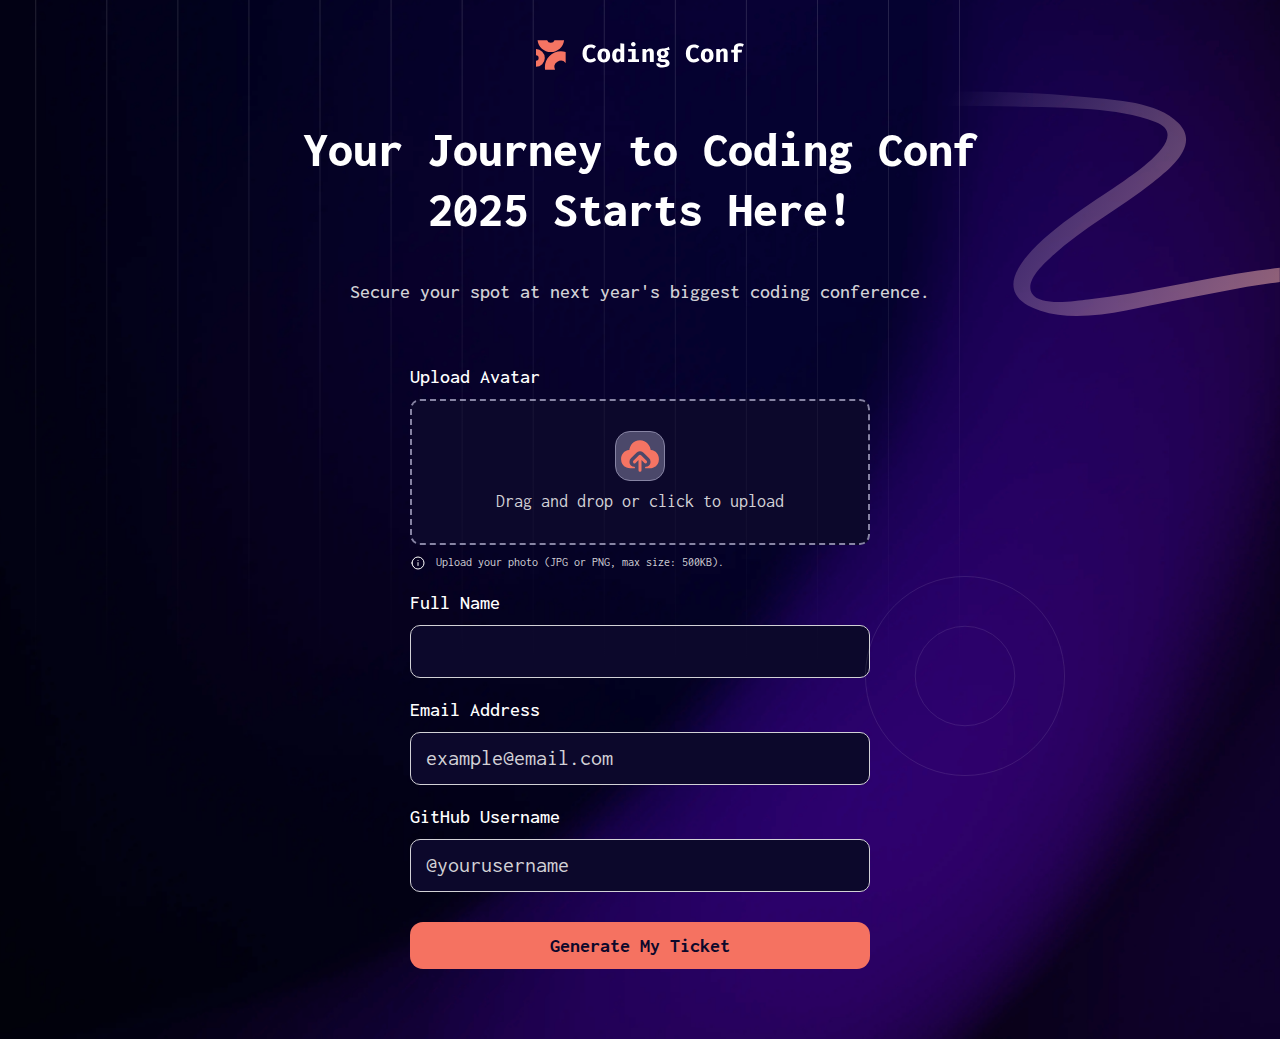
<file: index.html>
<!DOCTYPE html>
<html lang="en">
<head>
    <meta charset="UTF-8">
    <meta name="viewport" content="width=device-width, initial-scale=1.0">
    <title>Ticket generator</title>
    <link rel="icon" type="image/x-icon" href="/images/favicon-32x32.png">
    <link rel="stylesheet" href="https://fonts.googleapis.com/css?family=Inconsolata">
    <link rel="stylesheet" href="styles.css">
    <script defer src="script.js"></script>
</head>
<body>
    <header class="header">
        <img src="images/logo-full.svg" alt="Icon with the logo">
        <div class="wrapper">
        <h1 class="lead">Your Journey to Coding Conf 2025 Starts Here!</h1>
        </div>
        <div class="wrapper-paragraph">
        <p class="text-primary">Secure your spot at next year's biggest coding conference.</p>
        </div>
    </header>
    <main class="container">
        <div class="container-fluid">
            <form novalidate>
            <label for="uploading-avatar">Upload Avatar</label>
            <div class="box" id="file">
                <div class="wrapper-image">
                <img class="img-fluid" src="images/icon-upload.svg" alt="Image with uploading something">
                </div>
                <input type="file" aria-describedby="fileArea" id="uploading-avatar" name="file" accept="image/jpg, image/png">
                <h3 class="text-primary">Drag and drop or click to upload</h3>
                <div class="container-btn hidden">
                    <button type="button" class="btn-change bordered" aria-label="Button to remove images">Remove image</button>
                    <button type="button" class="btn-change" aria-label="Button to change the image you put it initially">Change image</button>
                </div>
            </div>
            <section id="fileArea" class="section" aria-live="polite">
            <svg id="fileSVG" xmlns="http://www.w3.org/2000/svg" width="16" height="16" fill="none" viewBox="0 0 16 16"><path stroke="currentColor" stroke-linecap="round" stroke-linejoin="round" d="M2 8a6 6 0 1 0 12 0A6 6 0 0 0 2 8Z"/><path fill="currentColor" d="M8.004 10.462V7.596ZM8 5.57v-.042Z"/><path stroke="currentColor" stroke-linecap="round" stroke-linejoin="round" d="M8.004 10.462V7.596M8 5.569v-.042"/></svg>
            <h3 id="fileError" class="text-heading">Upload your photo (JPG or PNG, max size: 500KB).</h3>
            </section>
            <div id="full-name" class="box-area">
            <label for="fullName">Full Name</label>
            <input type="text" aria-describedby="NameError" name="fullname" id="fullName" class="fullName" value="">
            <section id="NameError" class="section hidden" aria-live="polite">
            <svg xmlns="http://www.w3.org/2000/svg" width="16" height="16" fill="none" viewBox="0 0 16 16"><path stroke="currentColor" stroke-linecap="round" stroke-linejoin="round" d="M2 8a6 6 0 1 0 12 0A6 6 0 0 0 2 8Z"/><path fill="currentColor" d="M8.004 10.462V7.596ZM8 5.57v-.042Z"/><path stroke="currentColor" stroke-linecap="round" stroke-linejoin="round" d="M8.004 10.462V7.596M8 5.569v-.042"/></svg>
                <h3 class="text-heading"></h3>
            </section>
            </div>
            <div class="box-area" id="emailContainer">
            <label for="Email">Email Address</label>
            <input type="email" autocomplete="email" aria-describedby="EmailError" id="Email" name="emailaddress" value="" placeholder="example@email.com">
            <section class="section hidden" id="EmailError" aria-live="polite">
                <svg xmlns="http://www.w3.org/2000/svg" width="16" height="16" fill="none" viewBox="0 0 16 16"><path stroke="currentColor" stroke-linecap="round" stroke-linejoin="round" d="M2 8a6 6 0 1 0 12 0A6 6 0 0 0 2 8Z"/><path fill="currentColor" d="M8.004 10.462V7.596ZM8 5.57v-.042Z"/><path stroke="currentColor" stroke-linecap="round" stroke-linejoin="round" d="M8.004 10.462V7.596M8 5.569v-.042"/></svg>
                <h3 class="text-heading">Upload your photo (JPG or PNG, max size: 500KB).</h3>
            </section>
        </div>
            <div class="box-area" id="username">
            <label for="githubUsername">GitHub Username</label>
            <input type="text" name="username" id="githubUsername" value="" placeholder="@yourusername" aria-describedby="UserNameError">
        <section class="section hidden" aria-live="polite" id="UserNameError">
            <svg xmlns="http://www.w3.org/2000/svg" width="16" height="16" fill="none" viewBox="0 0 16 16"><path stroke="currentColor" stroke-linecap="round" stroke-linejoin="round" d="M2 8a6 6 0 1 0 12 0A6 6 0 0 0 2 8Z"/><path fill="currentColor" d="M8.004 10.462V7.596ZM8 5.57v-.042Z"/><path stroke="currentColor" stroke-linecap="round" stroke-linejoin="round" d="M8.004 10.462V7.596M8 5.569v-.042"/></svg>
                <h3 class="text-heading"></h3>
            </section>    
        </div>
            <button type="submit" class="btn-primary">Generate My Ticket</button>
            </form>
        </div>
    </main>
</body>
</html>
</file>
<file: styles.css>
*{
    box-sizing: border-box;
    padding: 0;
    margin: 0;
}
:root{
    --white:hsl(0, 0%, 100%);
    --grey:hsl(252, 6%, 83%);
    --grey500:hsl(245, 15%, 58%);
    --grey700:hsl(245, 19%, 35%);
    --grey900:hsl(248, 70%, 10%);
    --orange500:hsl(7, 88%, 67%);
    --orange700:hsl(7, 71%, 60%);
    --gradientOrange:hsl(7, 86%, 67%);
    --boxcolor:hsla(245, 15%, 58%, 0.2);
}
@font-face {
    font-family:regularFont ;
    src: url('/assets/static/Inconsolata-Regular.ttf');
}
@font-face{
    font-family: MediumFont ;
    src:url('/assets/static/Inconsolata-Medium.ttf')
}
@font-face{
    font-family: BoldFont;
    src: url('/assets/static/Inconsolata-Bold.ttf');
}
@font-face {
    font-family: ExtraBoldFont;
    src: url('/assets/static/Inconsolata-ExtraBold.ttf');
}
body{
    background-image:url('/images/background-desktop.png');
    background-repeat: no-repeat;
    background-position: center;
    background-size: cover;
    color: var(--white);
    position: relative;
    z-index: 10;
    font-size: 20px;
    min-height: 100vh;
    line-height: 1.2;
}
img{
    object-fit: cover;
    object-position: center;
}
.header{
    width: 100%;
    padding: 2em 0;
    position: relative;
    display: flex;
    flex-direction: column;
    justify-content: center;
    gap:15px;
    align-items: center;
    z-index: 2;
}
.header::after{
    content:'';
    position: absolute;
    width: 500px;
    height: 400px;
    top:0;
    right: 0;
    background-image: url('/images/pattern-squiggly-line-top.svg');
    background-repeat: no-repeat;
    background-position: right;
    background-size: contain;
    z-index: -1;
}
.header::before{
    content:'';
    position: absolute;
    width: 100%;
    height: 90vh;
    top:0;
    left:0px;
    transform: translateX(-25%);
    pointer-events: none;
    background-image: url('/images/pattern-lines.svg');
    background-repeat: no-repeat;
    background-position: top;
    background-size: cover;
    z-index: 1;
}
.lead{
    margin-top: 10px;
    padding: 0.5em 0;
    font-size: 2.5em;
    font-family: 'ExtraBoldFont', sans-serif;
    text-align: center;
}
.wrapper{
    width: 100%;
    max-width: 700px;
}
.text-primary{
    text-align: center;
    color: var(--grey);
    font-size: 1em;
    font-family: 'MediumFont', sans-serif;
}
.container{
    width:100%;
    position: relative;
    max-width: 1240px;
    margin:0 auto 30px;
}
.container-fluid{
    width: 100%;
    max-width: 500px;
    margin:0 auto;
    padding: 1em;
    position: relative;
    display: flex;
    justify-content: center;
    flex-direction: column;
    gap:20px;
}
.wrapper-form{
    width: 100%;
    min-height: 200px;
    padding: 0.5em 0;
    background-image: url('images/pattern-ticket.svg');
    background-repeat: no-repeat;
    background-position: center;
    background-size: contain;
}
.container-fluid::after{
    content:'';
    position: absolute;
    background-image: url('/images/pattern-circle.svg');
    left:75%;
    z-index: 15;
    transform: translateX(50%);
    background-repeat: no-repeat;
    width: 200px;
    height: 200px;
    background-position: right;
    background-size: cover;
}
.header-container{
    width: 100%;
    padding:0.5em 1.5em;
    display: flex;
    gap:15px;
    margin-bottom: 20px;
}
.header-container img{
    width: 30px;
    margin-top: 5px;
    height: 30px;
    object-fit: cover;
}
.subtitle{
    font-size: 1.3em;
    color: var(--white);
    font-family: 'extraBoldFont', sans-serif;
    margin-bottom: 10px;
}
.subsubtitle{
    font-size: 0.7em;
    font-family: 'regularFont', sans-serif;
    color: var(--grey);
    font-weight: 400;
}
.img-avatar{
    width: 55px;
    height: 60px;
    border-radius: 10px;
    object-fit: cover;
}
.main-container{
    width: 100%;
    margin-top: 30px;
    display: flex;
    gap:10px;
    padding: 0.5em 1.5em;
}
.heading{
    font-size: 1.1em;
    color: var(--white);
    font-family:'regularFont', sans-serif;
    font-weight: 400;
    margin-bottom: 7px;
}
.flex-container{
    display: flex;
    width: 100%;
    align-items: flex-end;
    gap:7px;
}
.subheading{
    font-size: 0.8em;
    color: var(--grey);
    font-family: 'regularFont', sans-serif;
}
label{
    color: var(--white);
    font-family: 'MediumFont', sans-serif;
    font-size: 1em;
    margin-bottom: 5px;
}
.container-fluid.alternate{
    position: relative;
}
.relative-span{
    position: absolute;
    color: var(--grey500);
    right:10%;
    top:50%;
    transform: translate(-25%, -25%);
    font-size: 0.9em;
    font-family: 'regularFont', sans-serif;
    writing-mode:vertical-rl;
    text-orientation: mixed;
}
.box{
    width: 100%;
    max-width: 500px;
    margin-top: 10px;
    padding: 1.5em 0;
    background-color: var(--grey900);
    border-radius: 10px;
    border:2px dashed var(--grey500);
    display: flex;
    flex-direction: column;
    position: relative;
    justify-content: flex-start;
    align-items: center;
    gap:10px;
    cursor: pointer;
    transition: background-color 0.5s ease-in-out;
    transition: opacity 0.5s ease-in-out;
}
.box:has(input:focus), .fullName:focus
{
    outline:2px solid var(--grey);
    outline-offset: 3px;
}
.wrapper-image{
    background-color: var(--grey700);
    width: 50px;
    display: flex;
    justify-content: center;
    align-items: center;
    height: 50px;
    border-radius: 15px;
    border: 1px solid var(--grey500);
}
.wrapper-image img{
    object-fit: cover;
    width: 100%;
    height: 100%;
    border-radius: inherit;
}
.box input{
  position: absolute;
  z-index: 10;
  opacity: 0;
  cursor: pointer;
  inset: 0;
}
.pointerEvents
{
    z-index: -1 !important;
}
.box .text-primary{
    font-family: 'regularFont', sans-serif;
    font-size: 0.9em;
    font-weight: 400;
    color: var(--grey);
}
.section{
    padding: 0.5em 0;
    display: flex;
    align-items: center;
    gap:10px;
}
.section svg{
    color: var(--white);
    cursor: pointer;
}
.text-heading{
    font-size: 0.6em;
    font-family: 'regularFont', sans-serif;
    color: var(--grey);
    font-weight: 400;
}
.box-area{
    padding: 0.5em 0;
    display: flex;
    flex-direction: column;
    gap:5px;
}
.box-area input{
    background-color: var(--grey900);
    border: none;
    border-radius: 10px;
    padding: 15px;
    position: relative;
    font-size: 1em;
    font-family: 'regularFont', sans-serif;
    color: var(--grey);
    font-weight: 400;
    cursor: pointer;
    border: 1px solid var(--grey);
    transition: background-color 0.3s ease-out;
}
.Error{
    border: 2px solid var(--orange700) !important;
}
.box-area input::placeholder{
    font-family: 'regularFont', sans-serif;
    color: var(--grey);
    font-size: 1.1em;
}
.btn-primary{
    background-color: var(--orange500);
    border: none;
    text-align: center;
    cursor: pointer;
    display: inline-block;
    margin:20px auto;
    padding:13px;
    font-family:'BoldFont', sans-serif;
    font-weight: 700;
    font-size:1em;
    border-radius: 13px;
    width: 100%;
    color: var(--grey900);
    transition: background-color 0.3s ease-in-out;
}
.btn-primary:hover{
background-color: var(--orange700);
}
.box:hover{
    opacity: 0.9;
}
.name-span{
   background-image: linear-gradient(to right, var(--gradientOrange), var(--white));
   background-clip: text;
   color: transparent;
}
 .box-area>input:hover{
    background-color: var(--grey700);
}
.wrapper-paragraph2{
    width: 100%;
    max-width: 350px;
    margin: 0 auto;
}
.name-secondary{
    color: var(--gradientOrange);
}
.text-primary2{
    font-size: 0.8em;
    font-family: 'regularFont', sans-serif;
    text-align: center;
    color: var(--grey);
}
button:focus{
    outline:2px solid var(--white);
    outline-offset: 3px;
    border:1px solid var(--grey900);
}
.container-image{
    background-image: url('images/pattern-squiggly-line-bottom-desktop.svg');
    position: absolute;
    bottom: 0;
    left:5px;
    background-repeat: no-repeat;
    background-position: left;
    width: 100%;
    z-index: -1;
    transform: translateX(-15%);
    height: 400px;
    background-size:contain;
}
.classError{
    color: var(--orange700) !important;
}
@media(prefers-reduced-motion: reduce)
{
    *{
        animation: none !important;
        transition: none !important;
    }
}
.hidden{
    display: none !important;
}
.container-btn{
    width: 100%;
    display: flex;
    padding: 0.5em 0;
    justify-content: center;
    align-items: center;
    gap:10px;
}
.btn-change{
    border: none;
    background-color: var(--grey700);
    font-family: 'regularFont',sans-serif;
    border-radius: 5px;
    font-size: 0.7em;
    font-weight: 400;
    pointer-events: all;
    color:var(--grey);
    text-align: center;
    padding: 7px;
}
.btn-change.bordered{
    position: relative;
}
.btn-change.bordered::after{
    content:'';
    position: absolute;
    bottom: 5px;
    left:5px;
    border: 1px solid var(--grey500);
    width: 100%;
    max-width: 85px;
}
@media(max-width:1050px)
{
    body{
        background-image: url('/images/background-tablet.png');
    }
}
@media(max-width:800px)
{
    body{
        overflow-x: hidden;
        min-height: 100%;
    }
    .container{
        min-height: 100vh;
    }
    .header::after{
     width: 150px;
     height: 200px;
     transform: translateY(-20%);  
    }
    .lead{
        font-size: 1.7em;
    }
    .wrapper{
        width: 100%;
        max-width: 375px;
        margin: 0 auto;
    }
    .wrapper-paragraph{
        width: 100%;
        max-width: 375px;
        margin: 0 auto;
    }
    .wrapper-paragraph2{
        max-width: 275px;
    }
    .text-primary2{
        font-size: 0.75em;
    }
    .container-image{
        background-image: url('/images/pattern-squiggly-line-bottom-mobile-tablet.svg');
        bottom: -40px;
        left:5%;
        transform: none;
    }
    .container-fluid::after{
        left:75%;
        width: 100px;
        height: 75px;
        transform: translate(50%, 25%);
        z-index: -1;
    }
}
@media(max-width:400px)
{
    .wrapper, .wrapper-paragraph{
        width: 100%;
        max-width: 300px;
    }
    .lead{
        font-size: 1.2em;
        line-height: 1.4;
    }
    .text-primary{
        font-size: 0.8em;
    }
    label{
        font-size: 0.9em;
    }
    .box, .box-area{
        max-width: 300px;
    }
    .box .text-primary, label, .box-area input::placeholder{
        font-size: 0.8em;
    }
    .text-heading{
        font-size: 0.5em;
    }
    .container-fluid::after{
        left: 50%;
        transform: translate(75%, 25%);
    }
    .btn-primary{
        width: 100%;
        max-width: 300px;
    }
    .main-container{
        margin-top: 10px;
    }
    .header-container{
        margin-bottom: 10px;
    }
}
</file>
